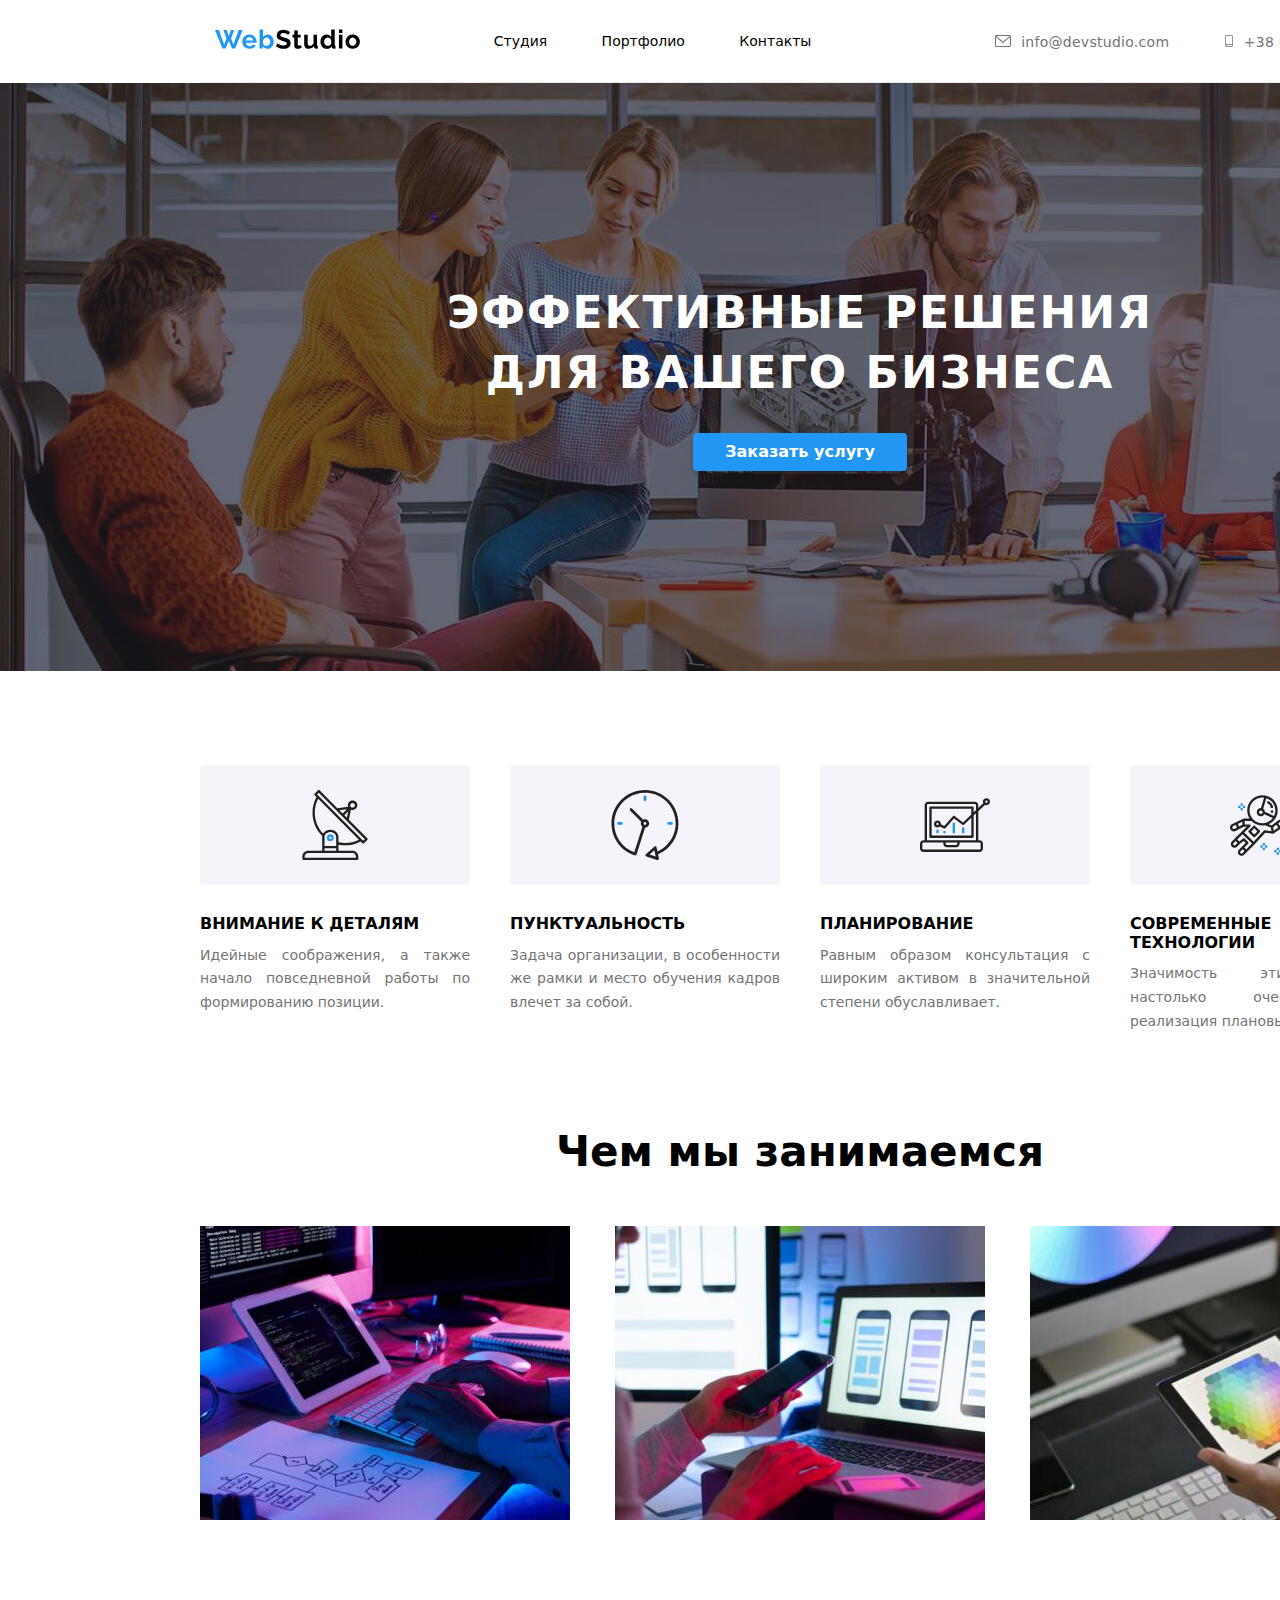
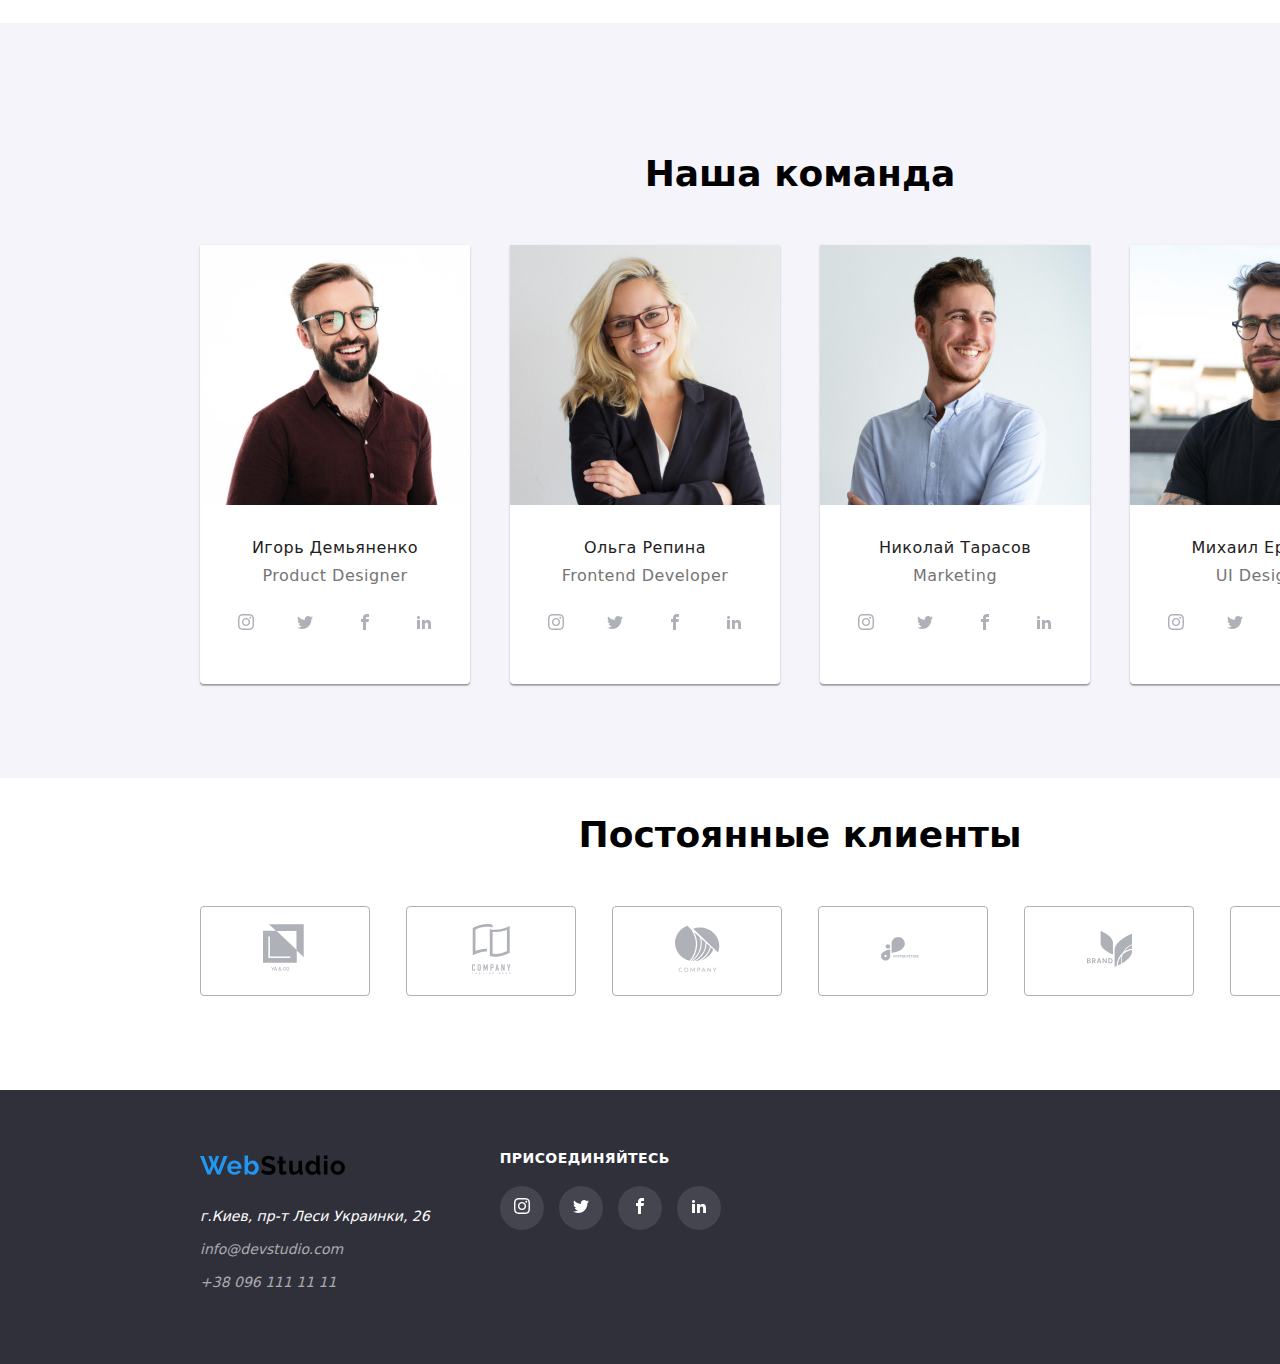
<file: index.html>
<!DOCTYPE html>
<html lang="ru">

<head>
  <meta charset="utf-8" />
  <title>WebStudio</title>
  <link rel="stylesheet"
    href="https://cdnjs.cloudflare.com/ajax/libs/modern-normalize/1.0.0/modern-normalize.min.css" />
  <link rel="stylesheet" href="./CSS/styles.css">
</head>

<body>
  <header class="header">
    <div class="header-conteiner main-width">
      <a href="index.html">
        <svg width="145" height="31">
          <use href="./Images/sprites.svg#logo"></use>
        </svg></a>
      <nav class="nav">
        <a class="nav-1" href="index.html">студия</a>
        <a href="portfolio.html">портфолио</a>
        <a href="">контакты</a>
      </nav>
      <address class="address">
        <a href="mailto:info@devstudio.com">
          <svg class="icon-envelope" width="16" height="12">
            <use href="./Images/sprites.svg#envelope"></use>
          </svg>info@devstudio.com</a>
        <a href="tel:+380961111111">
          <svg class="icon-envelope" width="10" height="12">
            <use href="./Images/sprites.svg#smartphone"></use>
          </svg>+38 096 111 11 11</a>
      </address>
    </div>
  </header>
  <main>
    <section class="hero">
      <div class="main-width">
        <h1> ЭФФЕКТИВНЫЕ РЕШЕНИЯ<br />ДЛЯ ВАШЕГО БИЗНЕСА</h1>
        <button type="button" class="button">Заказать услугу</button>
      </div>
    </section>
    <section class="futures">
      <div class="futures-conteiner main-width">
        <h2>Особенности</h2>
        <ul class="f-conteiner">
          <li>
            <div class="icon-futures">
              <svg class="icon-f" width="70" height="70">
                <use href="./Images/sprites.svg#icon-antenna"></use>
              </svg>
            </div>
            <p>Внимание к деталям</p> <span>Идейные соображения, а также начало повседневной работы по формированию
              позиции.</span>
          </li>
          <li>
            <div class="icon-futures">
              <svg class="icon-f" width="70" height="70">
                <use href="./Images/sprites.svg#icon-clock"></use>
              </svg>
            </div>
            <p>Пунктуальность</p><span>Задача организации, в особенности же рамки
              и место обучения кадров влечет за собой.</span>
          </li>
          <li>
            <div class="icon-futures">
              <svg class="icon-f" width="70" height="70">
                <use href="./Images/sprites.svg#icon-diagram"></use>
              </svg>
            </div>
            <p>Планирование</p><span>Равным образом консультация с широким активом
              в значительной степени обуславливает.</span>
          </li>
          <li>
            <div class="icon-futures">
              <svg class="icon-f" width="70" height="70">
                <use href="./Images/sprites.svg#icon-astronaut"></use>
              </svg>
            </div>
            <p>Современные технологии</p><span>Значимость этих проблем настолько
              очевидна, что реализация плановых заданий.</span>
          </li>
        </ul>
      </div>
      <div class="what-we-do main-width">
        <h3>Чем мы занимаемся</h3>
        <ul class="w-container">
          <li>
            <img src="./Images/future-1.jpg" alt="Работы за компьютером" />
          </li>
          <li>
            <img src="./Images/future-2.jpg" alt="Телефон в руках на фоне компьютера" />
          </li>
          <li>
            <img src="./Images/future-3.jpg" alt="Цветовая палитра на планшете" />
          </li>
        </ul>
      </div>
    </section>
    <section class="team">
      <div class="team-conteiner main-width">
        <h3>Наша команда</h3>
        <ul class="t-container">
          <li>
            <figure>
              <img src="./Images/product.jpg" alt="Игорь Демьяненко" width="270" height="260" />
              <figcaption>
                <p>Игорь Демьяненко</p>Product Designer
                <span class="icon-social">
                  <button>
                    <svg width="16" height="16">
                      <use href="./Images/sprites.svg#icon-instagram"></use>
                    </svg>
                  </button>
                  <button>
                    <svg width="16" height="16">
                      <use href="./Images/sprites.svg#icon-twitter"></use>
                    </svg>
                  </button>
                  <button>
                    <svg width="16" height="16">
                      <use href="./Images/sprites.svg#icon-facebook"></use>
                    </svg>
                  </button>
                  <button>
                    <svg width="16" height="16">
                      <use href="./Images/sprites.svg#icon-linkedin"></use>
                    </svg>
                  </button>
                </span>
              </figcaption>
            </figure>
          </li>
          <li>
            <figure>
              <img src="./Images/frontend.jpg" alt="Ольга Репина" width="270" height="260" />
              <figcaption>
                <p>Ольга Репина</p>Frontend Developer
                <span class="icon-social">
                  <button>
                    <svg width="16" height="16">
                      <use href="./Images/sprites.svg#icon-instagram"></use>
                    </svg>
                  </button>
                  <button>
                    <svg width="16" height="16">
                      <use href="./Images/sprites.svg#icon-twitter"></use>
                    </svg>
                  </button>
                  <button>
                    <svg width="16" height="16">
                      <use href="./Images/sprites.svg#icon-facebook"></use>
                    </svg>
                  </button>
                  <button>
                    <svg width="16" height="16">
                      <use href="./Images/sprites.svg#icon-linkedin"></use>
                    </svg>
                  </button>
                </span>
              </figcaption>
            </figure>
          </li>
          <li>
            <figure>
              <img src="./Images/Marketing.jpg" alt="Николай Тарасов" width="270" height="260" />
              <figcaption>
                <p>Николай Тарасов</p>Marketing
                <span class="icon-social">
                  <button>
                    <svg width="16" height="16">
                      <use href="./Images/sprites.svg#icon-instagram"></use>
                    </svg>
                  </button>
                  <button>
                    <svg width="16" height="16">
                      <use href="./Images/sprites.svg#icon-twitter"></use>
                    </svg>
                  </button>
                  <button>
                    <svg width="16" height="16">
                      <use href="./Images/sprites.svg#icon-facebook"></use>
                    </svg>
                  </button>
                  <button>
                    <svg width="16" height="16">
                      <use href="./Images/sprites.svg#icon-linkedin"></use>
                    </svg>
                  </button>
                </span>
              </figcaption>
            </figure>
          </li>
          <li>
            <figure>
              <img src="./Images/UI.jpg" alt="Михаил Ермаков" width="270" height="260" />
              <figcaption>
                <p>Михаил Ермаков</p>UI Designer
                <span class="icon-social">
                  <button>
                    <svg width="16" height="16">
                      <use href="./Images/sprites.svg#icon-instagram"></use>
                    </svg>
                  </button>
                  <button>
                    <svg width="16" height="16">
                      <use href="./Images/sprites.svg#icon-twitter"></use>
                    </svg>
                  </button>
                  <button>
                    <svg width="16" height="16">
                      <use href="./Images/sprites.svg#icon-facebook"></use>
                    </svg>
                  </button>
                  <button>
                    <svg width="16" height="16">
                      <use href="./Images/sprites.svg#icon-linkedin"></use>
                    </svg>
                  </button>
                </span>
              </figcaption>
            </figure>
          </li>
        </ul>
      </div>
    </section>
    <section class="regular-customers">
      <div class="r-customer main-width">
        <h3>Постоянные клиенты</h3>
        <ul class="r-container">
          <li>
            <button>
              <svg width="45" height="50">
                <use href="./Images/sprites.svg#icon-client-1"></use>
              </svg>
            </button>
          </li>
          <li>
            <button>
              <svg width="45" height="50">
                <use href="./Images/sprites.svg#icon-client-2"></use>
              </svg>
            </button>
          </li>
          <li>
            <button>
              <svg width="45" height="50">
                <use href="./Images/sprites.svg#icon-client-3"></use>
              </svg>
            </button>
          </li>
          <li>
            <button>
              <svg width="45" height="50">
                <use href="./Images/sprites.svg#icon-client-4"></use>
              </svg>
            </button>
          </li>
          <li>
            <button>
              <svg width="45" height="50">
                <use href="./Images/sprites.svg#icon-client-5"></use>
              </svg>
            </button>
          </li>
          <li>
            <button>
              <svg width="45" height="50">
                <use href="./Images/sprites.svg#icon-client-6"></use>
              </svg>
            </button>
          </li>
        </ul>
      </div>
    </section>
  </main>
  <footer class="footer">
    <div class="footer-conteiner main-width">
      <ul>
        <li>
          <a href="index.html"><svg class="footer-loggo" width="145" height="31">
              <use href="./Images/sprites.svg#logo"></use>
            </svg>
          </a>
          <address class="footer-address">
            <span>г.Киев, пр-т Леси Украинки, 26 </span> <br>
            <a href="mailto:info@devstudio.com">info@devstudio.com</a> <br>
            <a href="tel:+380961111111">+38 096 111 11 11</a>
          </address>
        </li>
        <li>
          <p>присоединяйтесь</p>
          <span class="icon-social-address">
            <button>
              <svg width="16" height="16">
                <use href="./Images/sprites.svg#icon-instagram"></use>
              </svg>
            </button>
            <button>
              <svg width="16" height="16">
                <use href="./Images/sprites.svg#icon-twitter"></use>
              </svg>
            </button>
            <button>
              <svg width="16" height="16">
                <use href="./Images/sprites.svg#icon-facebook"></use>
              </svg>
            </button>
            <button>
              <svg width="16" height="16">
                <use href="./Images/sprites.svg#icon-linkedin"></use>
              </svg>
            </button>
          </span>
        </li>
      </ul>
    </div>
  </footer>
</body>

</html>
</file>
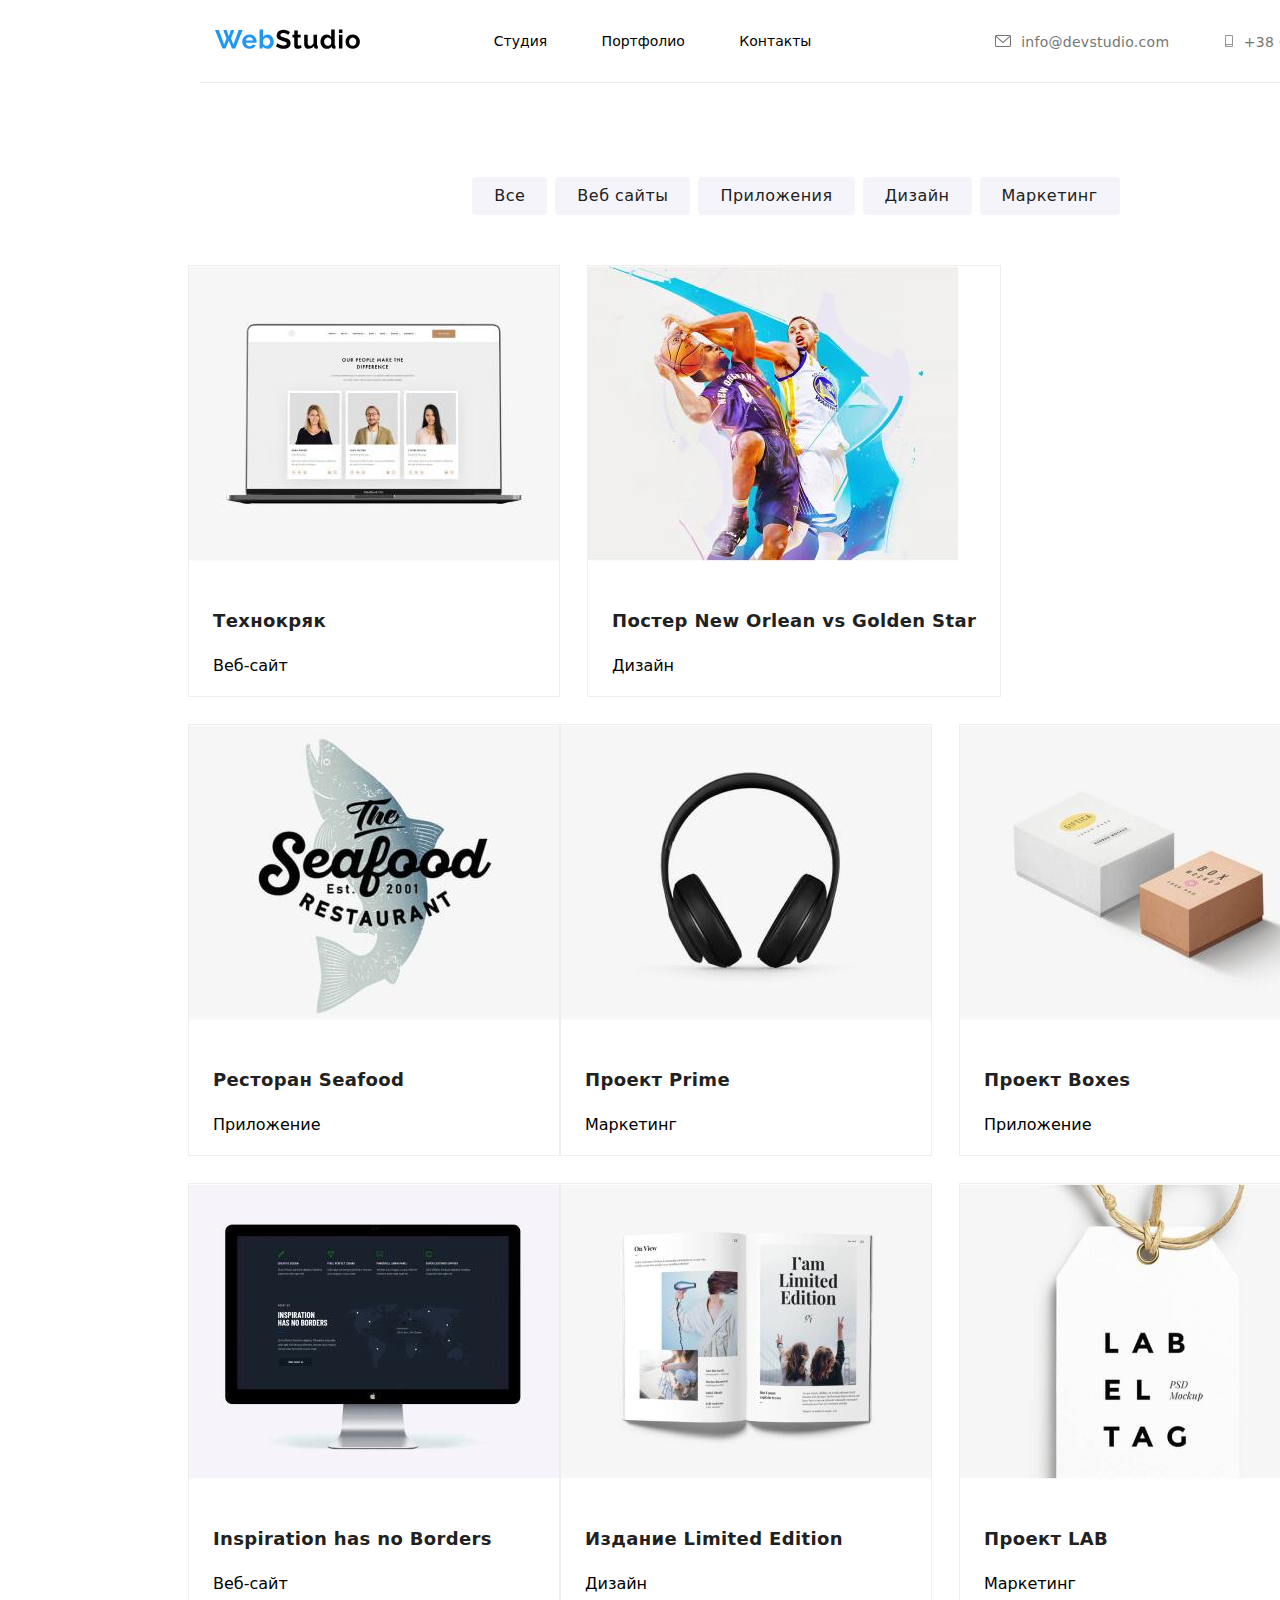
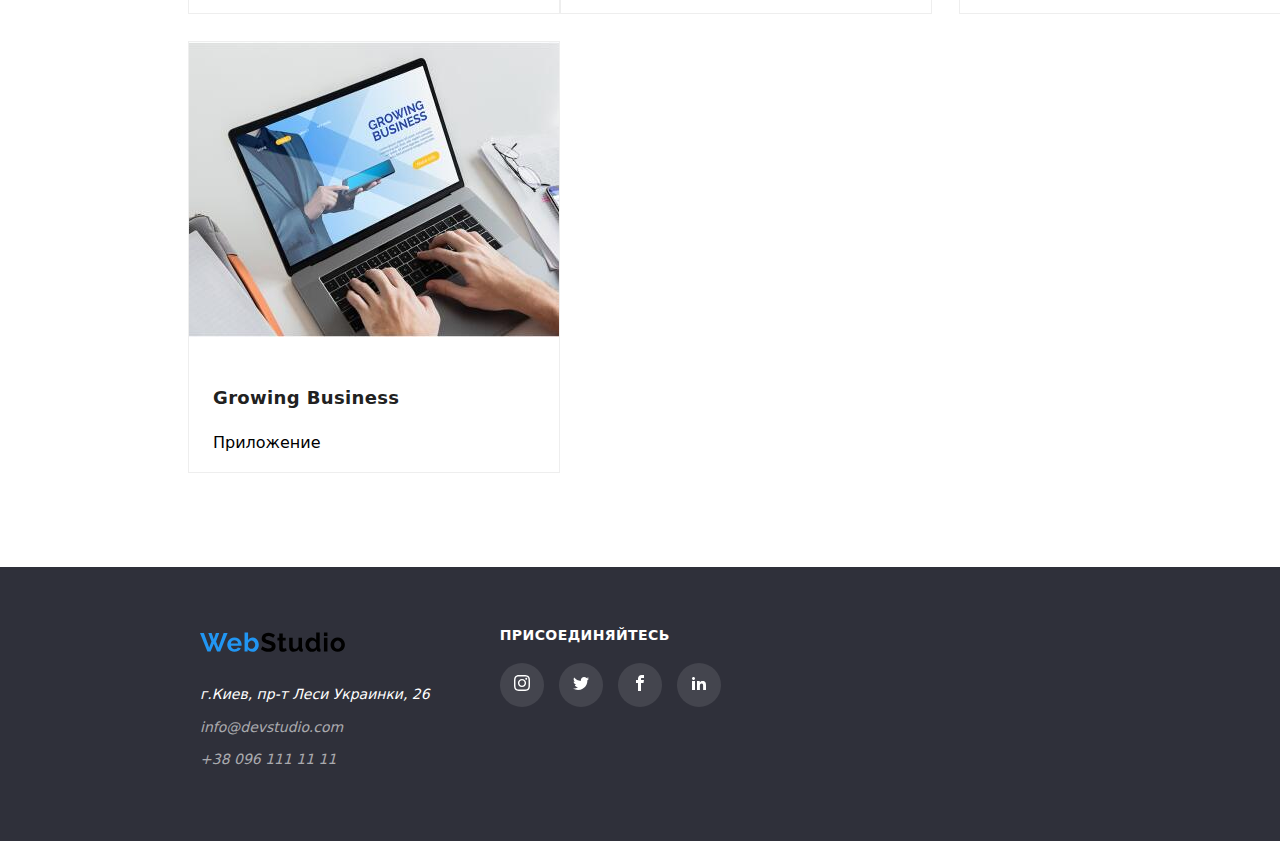
<file: portfolio.html>
<!DOCTYPE html>
<html lang="ru">

<head>
    <meta charset="utf-8" />
    <title>WebStudio</title>
    <link rel="stylesheet"
        href="https://cdnjs.cloudflare.com/ajax/libs/modern-normalize/1.0.0/modern-normalize.min.css" />
    <link rel="stylesheet" href="./CSS/styles.css" />
</head>

<body>
    <header class="header">
        <div class="header-conteiner main-width">
            <a href="index.html">
                <svg width="145" height="31">
                    <use href="./Images/sprites.svg#logo"></use>
                </svg></a>
            <nav class="nav">
                <a class="nav-1" href="index.html">студия</a>
                <a href="portfolio.html">портфолио</a>
                <a href="">контакты</a>
            </nav>
            <address class="address">
                <a href="mailto:info@devstudio.com">
                    <svg class="icon-envelope" width="16" height="12">
                        <use href="./Images/sprites.svg#envelope"></use>
                    </svg>info@devstudio.com</a>
                <a href="tel:+380961111111">
                    <svg class="icon-envelope" width="10" height="12">
                        <use href="./Images/sprites.svg#smartphone"></use>
                    </svg>+38 096 111 11 11</a>
            </address>
        </div>
    </header>
    <section>
        <div class="portfolio-conteiner main-width">
            <ul class="filter">
                <li>
                    <button class="all">Все</button>
                </li>
                <li>
                    <button class="web">Веб сайты</button>
                </li>
                <li>
                    <button class="app">Приложения</button>
                </li>
                <li>
                    <button class="design">Дизайн</button>
                </li>
                <li>
                    <button class="marketing">Маркетинг</button>
                </li>
            </ul>
            <ul class="portfolio">
                <li>
                    <figure>
                        <img src="./Images/technoCrak.jpg" alt="Технокряк" width="370" />
                        <figcaption>
                            <p>Технокряк</p>
                            Веб-сайт
                        </figcaption>
                    </figure>
                </li>
                <li>
                    <figure>
                        <img src="./Images/newOrlean.jpg" alt="Постер" width="370" />
                        <figcaption>
                            <p>Постер New Orlean vs Golden Star</p>
                            Дизайн
                        </figcaption>
                    </figure>
                </li>
                <li>
                    <figure>
                        <img src="./Images/seafood.jpg" alt="Ресторан" width="370" />
                        <figcaption>
                            <p>Ресторан Seafood</p>
                            Приложение
                        </figcaption>
                    </figure>
                </li>
                <li>
                    <figure>
                        <img src="./Images/prime.jpg" alt="Prime" width="370" />
                        <figcaption>
                            <p>Проект Prime</p>
                            Маркетинг
                        </figcaption>
                    </figure>
                </li>
                <li>
                    <figure>
                        <img src="./Images/boxes.jpg" alt="Boxes" width="370" />
                        <figcaption>
                            <p>Проект Boxes</p>
                            Приложение
                        </figcaption>
                    </figure>
                </li>
                <li>
                    <figure>
                        <img src="./Images/noBorders.jpg" alt="Inspiration" width="370" />
                        <figcaption>
                            <p>Inspiration has no Borders</p>
                            Веб-сайт
                        </figcaption>
                    </figure>
                </li>
                <li>
                    <figure>
                        <img src="./Images/limitedEdition.jpg" alt="Limited" width="370" />
                        <figcaption>
                            <p>Издание Limited Edition</p>
                            Дизайн
                        </figcaption>
                    </figure>
                </li>
                <li>
                    <figure>
                        <img src="./Images/lab.jpg" alt="Lab" width="370" />
                        <figcaption>
                            <p>Проект LAB</p>
                            Маркетинг
                        </figcaption>
                    </figure>
                </li>
                <li>
                    <figure>
                        <img src="./Images/growingUp.jpg" alt="Growing" width="370" />
                        <figcaption>
                            <p>Growing Business</p>
                            Приложение
                        </figcaption>
                    </figure>
                </li>
            </ul>
        </div>
        <footer class="footer">
            <div class="footer-conteiner main-width">
                <ul>
                    <li><a href="index.html"><svg width="145" height="31">
                                <use href="./Images/sprites.svg#logo"></use>
                            </svg>
                        </a>
                        <address class="footer-address">
                            <span>г.Киев, пр-т Леси Украинки, 26 </span> <br>
                            <a href="mailto:info@devstudio.com">info@devstudio.com</a> <br>
                            <a href="tel:+380961111111">+38 096 111 11 11</a>
                        </address>
                    </li>
                    <li>
                        <p>присоединяйтесь</p>
                        <span class="icon-social-address">
                            <button>
                                <svg width="16" height="16">
                                    <use href="./Images/sprites.svg#icon-instagram"></use>
                                </svg>
                            </button>
                            <button>
                                <svg width="16" height="16">
                                    <use href="./Images/sprites.svg#icon-twitter"></use>
                                </svg>
                            </button>
                            <button>
                                <svg width="16" height="16">
                                    <use href="./Images/sprites.svg#icon-facebook"></use>
                                </svg>
                            </button>
                            <button>
                                <svg width="16" height="16">
                                    <use href="./Images/sprites.svg#icon-linkedin"></use>
                                </svg>
                            </button>
                        </span>
                    </li>
                </ul>
            </div>
        </footer>
    </section>
</body>

</html>
</file>
<file: CSS/styles.css>
:root {
  --background-color-one: #f5f4fa;
  --background-color-two: #2f303a;
  --color-hover: #2196f3;
  --color-main-text: #212121;
  --color-contrast-text: #ffffff;
  --color-address-text: #757575;
  --color-future-background: #f5f4fa;
  --color-social-bcg: #afb1b8;
  --color-addr-social-bcg: rgba(255, 255, 255, 0.1);
  --color-line: #ececec;
}
html {
  font-family: "Roboto", sans-serif;
  width: 1600px;
  margin: 0 auto;
}

a {
  text-decoration: none;
}

.header {
  font-size: 14px;
}

.header-conteiner {
  display: flex;
  justify-content: space-between;
  align-items: center;
  padding: 24px 15px;
  border-bottom: 1px solid var(--color-line);
}

.main-width {
  margin-left: auto;
  margin-right: auto;
  width: 1200px;
}

.nav {
  display: inline-block;
  font-weight: 500;
  font-size: 14px;
  vertical-align: text-bottom;
}
.nav a {
  color: black;
  margin-right: 50px;
  text-transform: capitalize;
}

.nav a:hover,
:focus {
  color: var(--color-hover);
}

.address a {
  font-weight: 500;
  font-style: normal;
  font-size: 14px;
  line-height: 16px;
  letter-spacing: 0.02em;
  color: var(--color-address-text);
  fill: currentColor;
  vertical-align: middle;
  /* outline: 1px solid red; */
}

.address a:last-child {
  margin-left: 50px;
}

.address a:hover,
:focus {
  color: var(--color-hover);
  fill: var(--color-hover);
}

.icon-envelope {
  margin-right: 10px;
}

.hero {
  background-image: linear-gradient(
      to right,
      rgba(47, 48, 58, 0.4),
      rgba(47, 48, 58, 0.4)
    ),
    url(../Images/header-bcg.jpg);
  padding-left: auto;
  padding-right: auto;
}

.hero h1 {
  font-size: 44px;
  line-height: 1.36;
  text-transform: uppercase;
  color: var(--color-contrast-text);
  font-weight: 900;
  font-style: normal;
  margin: 0;
  margin-bottom: 30px;
  letter-spacing: 2px;
}

.hero div {
  text-align: center;
  padding: 200px;
  margin-left: auto;
  margin-right: auto;
}

.button {
  border: none;
  background-color: var(--color-hover);
  font-size: 16px;
  font-weight: bold;
  border-radius: 4px;
  color: var(--color-contrast-text);
  padding: 10px 32px;
  box-shadow: 0px 4px 4px rgba(0, 0, 0, 0.15);
}

.button:hover {
  cursor: pointer;
}

ul {
  margin: 0;
  padding: 0;
  list-style-type: none;
}

h2 {
  display: none;
}

.futures {
  padding: 94px 15px;
}

.futures-conteiner {
  margin-bottom: 94px;
}

.futures-conteiner p {
  margin: 0;
  margin-bottom: 10px;
}

.futures-conteiner li {
  width: 270px;
  text-align: justify;
}

.futures-conteiner span {
  color: var(--color-address-text);
  font-size: 14px;
  line-height: 1.71;
  letter-spacing: 0.03 em;
}

.f-conteiner {
  display: flex;
  justify-content: space-between;
  flex-basis: calc(100% / 4);
}

.futures li {
  margin: 0;
  /* width: 270px; */
}

.futures p {
  font-weight: 700;
  text-transform: uppercase;
}

.futures h3 {
  margin: 0;
  margin-bottom: 50px;
}

.icon-futures {
  margin: 0px;
  margin-bottom: 30px;
  height: 120px;
  border-radius: 4px;
  background-color: var(--color-future-background);
  text-align: center;
}

.icon-f {
  margin-top: 25px;
}

.what-we-do {
  text-align: center;
  font-size: 36px;
}

.w-container {
  display: flex;
  justify-content: space-between;
}

.team {
  padding: 94px 15px;
  background-color: var(--background-color-one);
}

.t-container {
  display: flex;
  justify-content: space-between;
}

.t-container > li {
  flex-direction: column;
  display: flex;
}

.team figure {
  flex-grow: 1;
  width: 270px;
  margin: 0;
  background-color: var(--color-contrast-text);
  border-radius: 0px 0px 4px 4px;
  box-shadow: 0px 1px 3px rgba(0, 0, 0, 0.12), 0px 1px 1px rgba(0, 0, 0, 0.14),
    0px 2px 1px rgba(0, 0, 0, 0.2);
}

.team figcaption {
  letter-spacing: 0.03em;
  text-align: center;
  padding-top: 30px;
  color: var(--color-address-text);
}

.team h3 {
  margin-bottom: 50px;
  text-align: center;
  font-size: 36px;
  line-height: 1.17;
}

.team p {
  margin: 0;
  font-size: 16px;
  font-weight: 500;
  margin-bottom: 10px;
  color: var(--color-main-text);
}

.icon-social {
  display: inline-block;
}

.icon-social button {
  /* outline: 1px solid rebeccapurple; */
  border: none;
  padding: 0px;
  margin: 0px;
  margin-right: 10px;
  margin-top: 16px;
  margin-bottom: 38px;
  width: 44px;
  height: 44px;
  border-radius: 50%;
  background-color: var(--color-contrast-text);
  fill: var(--color-social-bcg);
}
.icon-social button:last-child {
  margin-right: 0px;
}

.icon-social button:hover {
  cursor: pointer;
  background-color: var(--color-hover);
  fill: var(--color-contrast-text);
}

.regular-customers h3 {
  margin-bottom: 50px;
  text-align: center;
  font-size: 36px;
  line-height: 1.17;
}

.r-container {
  display: flex;
  justify-content: space-between;
}

.r-customer {
  margin-bottom: 94px;
}

.r-container button {
  margin: 0px;
  padding: 0px;
  width: 170px;
  height: 90px;
  border: 1px solid var(--color-social-bcg);
  box-sizing: border-box;
  border-radius: 4px;
  background-color: var(--color-contrast-text);
  fill: var(--color-social-bcg);
}

.r-container button:hover {
  cursor: pointer;
  fill: var(--color-hover);
  border: 1px solid var(--color-hover);
}
.filter {
  display: flex;
  justify-content: center;
  margin-bottom: 50px;
}

.filter button {
  background-color: var(--background-color-one);
  color: var(--color-main-text);
  border-radius: 4px;
  border-style: none;
  font-size: 16px;
  font-weight: 500;
  line-height: 26px;
  letter-spacing: 0.03em;
  margin-right: 8px;
}

.filter:last-child {
  margin: 0;
}

.filter button {
  background-color: var(--background-color-one);
  padding: 6px 22px;
}

.filter button:hover {
  cursor: pointer;
  color: var(--color-contrast-text);
  background-color: var(--color-hover);
  box-shadow: 0px 3px 1px rgba(0, 0, 0, 0.1), 0px 1px 2px rgba(0, 0, 0, 0.08),
    0px 2px 2px rgba(0, 0, 0, 0.12);
  border-radius: 4px;
}

.portfolio-conteiner {
  padding: 94px 15px;
}

.portfolio {
  display: flex;
  flex-wrap: wrap;
  margin-left: -27px;
  margin-bottom: -27px;
}
.portfolio figure {
  padding: 0px;
  margin: 0px;
  min-width: 370px;
  border: 1px solid #eeeeee;
}

.portfolio figcaption {
  text-align: left;
  margin: 0;
  padding: 20px 24px;
}

.portfolio figcaption > p {
  color: var(--color-main-text);
  font-weight: bold;
  font-size: 18px;
  line-height: 2;
  letter-spacing: 0.02em;
}

.portfolio > li {
  display: flex;
  flex-direction: column;
  margin-right: 27px;
  margin-bottom: 27px;
  flex-basis: calc(100% / 3-27px);
}

.portfolio > li:nth-child(3n + 3) {
  margin-right: 0px;
}

.portfolio figure:hover {
  cursor: pointer;
  border: 1px solid #eeeeee;
  box-sizing: border-box;
  box-shadow: 0px 1px 1px rgba(0, 0, 0, 0.12), 0px 4px 4px rgba(0, 0, 0, 0.06),
    1px 4px 6px rgba(0, 0, 0, 0.16);
}

footer {
  padding: 60px 15px;
  background-color: var(--background-color-two);
}

.footer-conteiner ul {
  display: inline-flex;
}

.footer-conteiner a[href="index.html"] {
  display: inline-block;
  margin-bottom: 20px;
}

.footer li:nth-child(2) {
  margin-left: 70px;
}

.footer p {
  margin: 0px;
  padding: 0px;
  font-weight: bold;
  font-size: 14px;
  text-transform: uppercase;
  letter-spacing: 0.03em;
  color: var(--color-contrast-text);
}

.footer-address {
  font-size: 14px;
  line-height: 1.71;
  color: var(--color-contrast-text);
}

.footer-address a {
  display: inline-block;
  color: rgba(255, 255, 255, 0.6);
  margin-bottom: 9px;
}

.footer-address span {
  display: inline-block;
  margin-bottom: 9px;
}

.footer-address a:hover,
a:focus {
  cursor: pointer;
  color: var(--color-hover);
}

.logo {
  padding-bottom: 20px;
}

.icon-social-address button {
  border: none;
  padding: 0px;
  margin: 0px;
  margin-right: 10px;
  margin-top: 20px;
  width: 44px;
  height: 44px;
  border-radius: 50%;
  background-color: var(--color-addr-social-bcg);
  fill: var(--color-contrast-text);
}

.icon-social-address button:hover {
  cursor: pointer;
  background-color: var(--color-hover);
}
</file>
